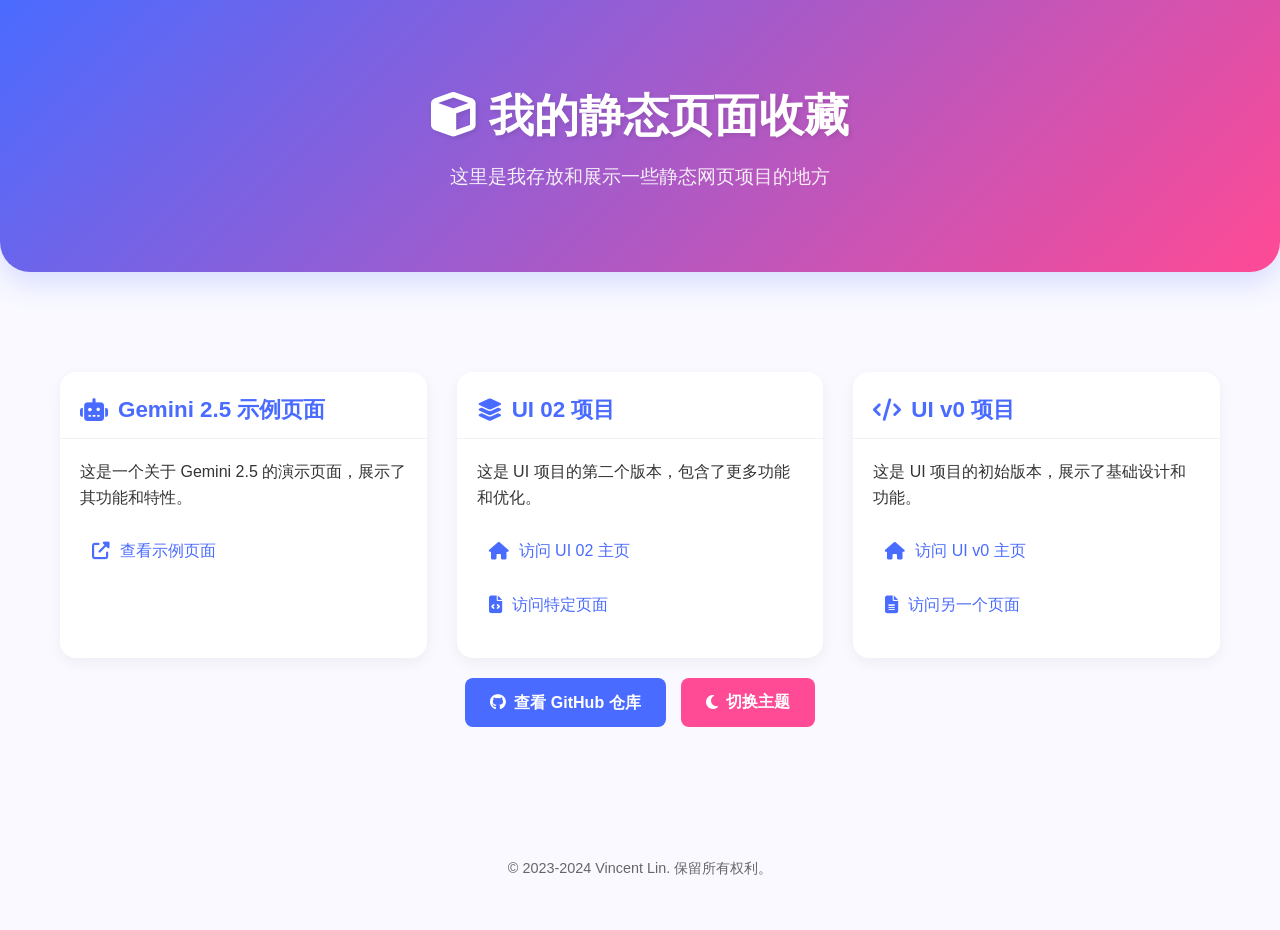
<file: index.html>
<!DOCTYPE html>
<html lang="zh-CN">
<head>
    <meta charset="UTF-8">
    <meta name="viewport" content="width=device-width, initial-scale=1.0">
    <title>静态页面收藏 | Vincent Lin</title>
    <link rel="stylesheet" href="https://cdnjs.cloudflare.com/ajax/libs/font-awesome/6.4.0/css/all.min.css">
    <style>
        :root {
            --primary-color: #4a6bff;
            --secondary-color: #ff4a95;
            --bg-color: #f9f9ff;
            --text-color: #333;
            --card-bg: #ffffff;
            --hover-color: #e9ecff;
        }

        * {
            margin: 0;
            padding: 0;
            box-sizing: border-box;
            font-family: 'Segoe UI', 'PingFang SC', 'Microsoft YaHei', sans-serif;
        }

        body {
            background-color: var(--bg-color);
            color: var(--text-color);
            line-height: 1.6;
            padding: 0;
            margin: 0;
            transition: all 0.3s ease;
        }

        .container {
            max-width: 1200px;
            margin: 0 auto;
            padding: 20px;
        }

        header {
            background: linear-gradient(135deg, var(--primary-color), var(--secondary-color));
            color: white;
            text-align: center;
            padding: 60px 20px;
            border-radius: 0 0 30px 30px;
            margin-bottom: 40px;
            box-shadow: 0 10px 30px rgba(74, 107, 255, 0.2);
        }

        h1 {
            font-size: 2.8rem;
            margin-bottom: 10px;
            text-shadow: 2px 2px 4px rgba(0, 0, 0, 0.1);
        }

        p.subtitle {
            font-size: 1.2rem;
            opacity: 0.9;
            max-width: 600px;
            margin: 0 auto;
        }

        .project-grid {
            display: grid;
            grid-template-columns: repeat(auto-fill, minmax(300px, 1fr));
            gap: 30px;
            margin-top: 40px;
        }

        .project-card {
            background: var(--card-bg);
            border-radius: 16px;
            overflow: hidden;
            transition: all 0.3s ease;
            box-shadow: 0 5px 15px rgba(0, 0, 0, 0.05);
            height: 100%;
            display: flex;
            flex-direction: column;
        }

        .project-card:hover {
            transform: translateY(-10px);
            box-shadow: 0 15px 30px rgba(74, 107, 255, 0.15);
        }

        .card-header {
            padding: 20px 20px 10px;
            border-bottom: 1px solid rgba(0, 0, 0, 0.05);
        }

        .card-header h3 {
            font-size: 1.4rem;
            color: var(--primary-color);
            display: flex;
            align-items: center;
            gap: 10px;
        }

        .card-body {
            padding: 20px;
            flex-grow: 1;
        }

        .card-body p {
            margin-bottom: 20px;
            font-size: 1rem;
        }

        .links-list {
            list-style: none;
        }

        .links-list li {
            margin-bottom: 12px;
        }

        .links-list a {
            display: flex;
            align-items: center;
            gap: 10px;
            color: var(--primary-color);
            text-decoration: none;
            padding: 8px 12px;
            border-radius: 8px;
            font-weight: 500;
            transition: all 0.2s ease;
        }

        .links-list a:hover {
            background-color: var(--hover-color);
            transform: translateX(5px);
        }

        .links-list i {
            font-size: 1.1rem;
        }

        .link-container {
            margin-top: 20px;
            display: flex;
            justify-content: center;
            gap: 15px;
        }

        .btn {
            display: inline-flex;
            align-items: center;
            gap: 8px;
            background-color: var(--primary-color);
            color: white;
            border: none;
            padding: 12px 25px;
            border-radius: 8px;
            font-weight: 600;
            text-decoration: none;
            transition: all 0.3s ease;
            font-size: 1rem;
            cursor: pointer;
        }

        .btn:hover {
            background-color: #3a5ce0;
            box-shadow: 0 5px 15px rgba(74, 107, 255, 0.3);
        }

        .btn-secondary {
            background-color: var(--secondary-color);
        }

        .btn-secondary:hover {
            background-color: #e03a7c;
            box-shadow: 0 5px 15px rgba(255, 74, 149, 0.3);
        }

        footer {
            text-align: center;
            padding: 30px;
            margin-top: 60px;
            color: #666;
            font-size: 0.9rem;
        }

        /* 响应式设计 */
        @media (max-width: 768px) {
            .project-grid {
                grid-template-columns: 1fr;
            }
            
            header {
                padding: 40px 20px;
            }
            
            h1 {
                font-size: 2.2rem;
            }
        }

        /* 动画效果 */
        @keyframes fadeIn {
            from { opacity: 0; transform: translateY(20px); }
            to { opacity: 1; transform: translateY(0); }
        }

        .project-card {
            animation: fadeIn 0.5s ease-out forwards;
        }

        .project-card:nth-child(2) {
            animation-delay: 0.1s;
        }

        .project-card:nth-child(3) {
            animation-delay: 0.2s;
        }
    </style>
</head>
<body>
    <header>
        <div class="container">
            <h1><i class="fas fa-cube"></i> 我的静态页面收藏</h1>
            <p class="subtitle">这里是我存放和展示一些静态网页项目的地方</p>
        </div>
    </header>

    <div class="container">
        <div class="project-grid">
            <div class="project-card">
                <div class="card-header">
                    <h3><i class="fas fa-robot"></i> Gemini 2.5 示例页面</h3>
                </div>
                <div class="card-body">
                    <p>这是一个关于 Gemini 2.5 的演示页面，展示了其功能和特性。</p>
                    <ul class="links-list">
                        <li>
                            <a href="https://vincentlin168.github.io/Gemini2.5.html">
                                <i class="fas fa-external-link-alt"></i> 查看示例页面
                            </a>
                        </li>
                    </ul>
                </div>
            </div>

            <div class="project-card">
                <div class="card-header">
                    <h3><i class="fas fa-layer-group"></i> UI 02 项目</h3>
                </div>
                <div class="card-body">
                    <p>这是 UI 项目的第二个版本，包含了更多功能和优化。</p>
                    <ul class="links-list">
                        <li>
                            <a href="https://vincentlin168.github.io/UI%2002/">
                                <i class="fas fa-home"></i> 访问 UI 02 主页
                            </a>
                        </li>
                        <li>
                            <a href="https://vincentlin168.github.io/UI%2002/specific.html">
                                <i class="fas fa-file-code"></i> 访问特定页面
                            </a>
                        </li>
                    </ul>
                </div>
            </div>

            <div class="project-card">
                <div class="card-header">
                    <h3><i class="fas fa-code"></i> UI v0 项目</h3>
                </div>
                <div class="card-body">
                    <p>这是 UI 项目的初始版本，展示了基础设计和功能。</p>
                    <ul class="links-list">
                        <li>
                            <a href="https://vincentlin168.github.io/UI%20v0/">
                                <i class="fas fa-home"></i> 访问 UI v0 主页
                            </a>
                        </li>
                        <li>
                            <a href="https://vincentlin168.github.io/UI%20v0/another.html">
                                <i class="fas fa-file-alt"></i> 访问另一个页面
                            </a>
                        </li>
                    </ul>
                </div>
            </div>
        </div>

        <div class="link-container">
            <a href="https://github.com/vincentlin168/vincentlin168.github.io" class="btn" target="_blank">
                <i class="fab fa-github"></i> 查看 GitHub 仓库
            </a>
            <button id="theme-toggle" class="btn btn-secondary">
                <i class="fas fa-moon"></i> 切换主题
            </button>
        </div>
    </div>

    <footer>
        <div class="container">
            <p>&copy; 2023-2024 Vincent Lin. 保留所有权利。</p>
        </div>
    </footer>

    <script>
        document.addEventListener('DOMContentLoaded', function() {
            // 主题切换功能
            const themeToggle = document.getElementById('theme-toggle');
            const root = document.documentElement;
            let darkMode = false;

            themeToggle.addEventListener('click', function() {
                darkMode = !darkMode;
                if (darkMode) {
                    root.style.setProperty('--primary-color', '#7c8fff');
                    root.style.setProperty('--secondary-color', '#ff7cc5');
                    root.style.setProperty('--bg-color', '#1a1a2e');
                    root.style.setProperty('--text-color', '#e6e6ff');
                    root.style.setProperty('--card-bg', '#252542');
                    root.style.setProperty('--hover-color', '#343463');
                    this.innerHTML = '<i class="fas fa-sun"></i> 切换主题';
                } else {
                    root.style.setProperty('--primary-color', '#4a6bff');
                    root.style.setProperty('--secondary-color', '#ff4a95');
                    root.style.setProperty('--bg-color', '#f9f9ff');
                    root.style.setProperty('--text-color', '#333');
                    root.style.setProperty('--card-bg', '#ffffff');
                    root.style.setProperty('--hover-color', '#e9ecff');
                    this.innerHTML = '<i class="fas fa-moon"></i> 切换主题';
                }
            });

            // 添加卡片悬停效果
            const cards = document.querySelectorAll('.project-card');
            cards.forEach(card => {
                card.addEventListener('mouseenter', function() {
                    this.style.transform = 'translateY(-10px)';
                });
                card.addEventListener('mouseleave', function() {
                    this.style.transform = 'translateY(0)';
                });
            });
        });
    </script>
</body>
</html>
</file>
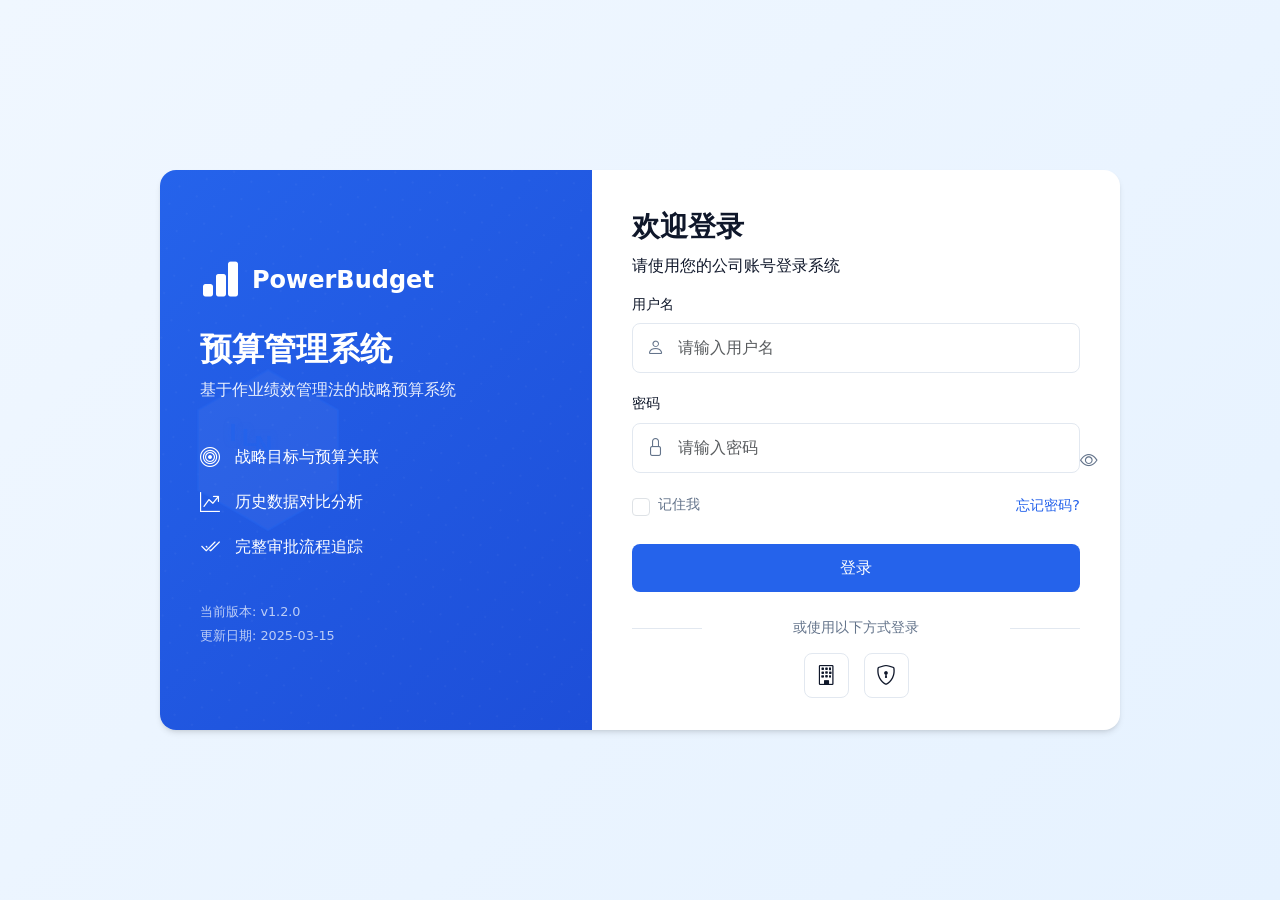
<file: UI 02/login.html>
<!DOCTYPE html>
<html lang="zh">
<head>
    <meta charset="UTF-8">
    <meta name="viewport" content="width=device-width, initial-scale=1.0">
    <title>登录 | PowerBudget 预算管理系统</title>
    <link href="https://cdn.jsdelivr.net/npm/bootstrap@5.1.3/dist/css/bootstrap.min.css" rel="stylesheet">
    <link rel="stylesheet" href="https://cdn.jsdelivr.net/npm/bootstrap-icons@1.10.0/font/bootstrap-icons.css">
    <link rel="stylesheet" href="styles/login.css">
    <style>
        /* 六边形SVG动画样式 */
        .hexagon-container {
            position: absolute;
            width: 200px;
            height: 200px;
            top: 50%;
            left: 25%;
            transform: translate(-50%, -50%);
            z-index: 1;
            opacity: 0.9;
            cursor: pointer;
        }
        
        @keyframes rotateHexagon {
            0% { transform: rotate(0deg); }
            100% { transform: rotate(360deg); }
        }
        
        @keyframes breathe {
            0% { opacity: 0.7; stroke-width: 2; }
            50% { opacity: 1; stroke-width: 3; }
            100% { opacity: 0.7; stroke-width: 2; }
        }
        
        @keyframes colorCycle {
            0% { stroke: rgba(37, 99, 235, 0.7); } /* 蓝色 */
            33% { stroke: rgba(16, 185, 129, 0.7); } /* 绿色 */
            66% { stroke: rgba(245, 158, 11, 0.7); } /* 橙色 */
            100% { stroke: rgba(37, 99, 235, 0.7); } /* 蓝色 */
        }
        
        @keyframes spin {
            0% { transform: rotate(0deg) scale(1); }
            50% { transform: rotate(180deg) scale(1.2); }
            100% { transform: rotate(360deg) scale(1); }
        }
        
        .hexagon {
            animation: 
                rotateHexagon 20s linear infinite,
                breathe 4s ease-in-out infinite,
                colorCycle 15s ease-in-out infinite;
            transform-origin: center;
            fill: rgba(255, 255, 255, 0.05);
            stroke: rgba(37, 99, 235, 0.7);
            stroke-width: 2;
        }
        
        .hexagon.clicked {
            animation: spin 1s ease-out;
        }
        
        @keyframes letterPulse {
            0% { font-size: 24px; fill: #2563eb; }
            50% { font-size: 28px; fill: #1d4ed8; }
            100% { font-size: 24px; fill: #2563eb; }
        }
        
        @keyframes letterColorChange {
            0% { fill: #2563eb; } /* 蓝色 */
            33% { fill: #059669; } /* 绿色 */
            66% { fill: #d97706; } /* 橙色 */
            100% { fill: #2563eb; } /* 蓝色 */
        }
        
        .letter {
            font-family: 'Segoe UI', Arial, sans-serif;
            font-weight: bold;
            font-size: 24px;
            fill: #2563eb;
            user-select: none;
            filter: drop-shadow(0 0 3px rgba(37, 99, 235, 0.5));
            transition: all 0.5s ease;
        }
        
        /* 每个字母有不同的脉动周期 */
        #letter-l {
            animation: 
                letterPulse 3s ease-in-out infinite,
                letterColorChange 12s ease-in-out infinite;
        }
        
        #letter-i {
            animation: 
                letterPulse 4s ease-in-out infinite,
                letterColorChange 12s ease-in-out infinite 1s;
        }
        
        #letter-n {
            animation: 
                letterPulse 5s ease-in-out infinite,
                letterColorChange 12s ease-in-out infinite 2s;
        }
        
        /* 点击时的粒子效果 */
        .particle {
            position: absolute;
            background-color: #3b82f6;
            border-radius: 50%;
            pointer-events: none;
            opacity: 0.8;
        }
    </style>
</head>
<body>
    <div class="login-container">
        <div class="login-card">
            <div class="login-left">
                <!-- 添加旋转的六边形SVG -->
                <div class="hexagon-container">
                    <svg width="100%" height="100%" viewBox="0 0 200 200">
                        <polygon id="hexagon" class="hexagon" points="100,20 170,60 170,140 100,180 30,140 30,60" />
                        <text id="letter-l" class="letter" x="80" y="100">L</text>
                        <text id="letter-i" class="letter" x="100" y="100">I</text>
                        <text id="letter-n" class="letter" x="120" y="100">N</text>
                    </svg>
                </div>
                
                <div class="login-content">
                    <div class="logo-container">
                        <i class="bi bi-bar-chart-fill logo-icon"></i>
                        <span class="logo-text">PowerBudget</span>
                    </div>
                    <h1>预算管理系统</h1>
                    <p class="login-subtitle">基于作业绩效管理法的战略预算系统</p>
                    
                    <div class="login-features">
                        <div class="feature-item">
                            <i class="bi bi-bullseye"></i>
                            <span>战略目标与预算关联</span>
                        </div>
                        <div class="feature-item">
                            <i class="bi bi-graph-up-arrow"></i>
                            <span>历史数据对比分析</span>
                        </div>
                        <div class="feature-item">
                            <i class="bi bi-check2-all"></i>
                            <span>完整审批流程追踪</span>
                        </div>
                    </div>
                    
                    <div class="system-info">
                        <p>当前版本: v1.2.0</p>
                        <p>更新日期: 2025-03-15</p>
                    </div>
                </div>
            </div>
            
            <div class="login-right">
                <div class="login-form-container">
                    <h2>欢迎登录</h2>
                    <p>请使用您的公司账号登录系统</p>
                    
                    <form id="loginForm" action="index.html" method="GET">
                        <div class="form-group">
                            <label for="username">用户名</label>
                            <div class="input-with-icon">
                                <i class="bi bi-person"></i>
                                <input type="text" id="username" name="username" class="form-control" placeholder="请输入用户名" required>
                            </div>
                        </div>
                        
                        <div class="form-group">
                            <label for="password">密码</label>
                            <div class="input-with-icon">
                                <i class="bi bi-lock"></i>
                                <input type="password" id="password" name="password" class="form-control" placeholder="请输入密码" required>
                                <button type="button" class="toggle-password" onclick="togglePassword()">
                                    <i class="bi bi-eye"></i>
                                </button>
                            </div>
                        </div>
                        
                        <div class="remember-forgot">
                            <div class="form-check">
                                <input type="checkbox" id="remember" class="form-check-input">
                                <label for="remember" class="form-check-label">记住我</label>
                            </div>
                            <a href="#" class="forgot-link">忘记密码?</a>
                        </div>
                        
                        <div class="login-options">
                            <button type="submit" class="login-btn">登录</button>
                            
                            <div class="alternative-logins">
                                <p>或使用以下方式登录</p>
                                <div class="auth-buttons">
                                    <button type="button" class="sso-btn" title="企业单点登录">
                                        <i class="bi bi-building"></i>
                                    </button>
                                    <button type="button" class="mfa-btn" title="多因素认证">
                                        <i class="bi bi-shield-lock"></i>
                                    </button>
                                </div>
                            </div>
                        </div>
                    </form>
                </div>
                
                <div class="login-footer">
                    <p>Copyright © 2025 PowerBudget 预算管理系统</p>
                    <div class="footer-links">
                        <a href="#">帮助</a>
                        <a href="#">隐私政策</a>
                        <a href="#">联系管理员</a>
                    </div>
                </div>
            </div>
        </div>
    </div>
    
    <script>
        function togglePassword() {
            const passwordInput = document.getElementById('password');
            const toggleIcon = document.querySelector('.toggle-password i');
            
            if (passwordInput.type === 'password') {
                passwordInput.type = 'text';
                toggleIcon.classList.remove('bi-eye');
                toggleIcon.classList.add('bi-eye-slash');
            } else {
                passwordInput.type = 'password';
                toggleIcon.classList.remove('bi-eye-slash');
                toggleIcon.classList.add('bi-eye');
            }
        }
        
        document.getElementById('loginForm').addEventListener('submit', function(e) {
            e.preventDefault();
            // 模拟登录验证
            const username = document.getElementById('username').value;
            const password = document.getElementById('password').value;
            
            if (username && password) {
                window.location.href = 'index.html';
            }
        });

        // 字母随机移动动画
        function animateLetters() {
            const letterL = document.getElementById('letter-l');
            const letterI = document.getElementById('letter-i');
            const letterN = document.getElementById('letter-n');
            const hexagon = document.getElementById('hexagon');
            const hexSize = 200;
            const centerX = hexSize / 2;
            const centerY = hexSize / 2;
            const radius = 50; // 移动半径
            
            function getRandomPosition(centerPos, radius) {
                const angle = Math.random() * Math.PI * 2; // 随机角度
                const distance = Math.random() * radius; // 随机距离
                return centerPos + distance * Math.cos(angle);
            }
            
            function moveLetters() {
                // 随机位置，但保持在六边形内
                const newLX = getRandomPosition(centerX - 20, radius);
                const newLY = getRandomPosition(centerY, radius);
                
                const newIX = getRandomPosition(centerX, radius);
                const newIY = getRandomPosition(centerY, radius);
                
                const newNX = getRandomPosition(centerX + 20, radius);
                const newNY = getRandomPosition(centerY, radius);
                
                // 添加过渡动画
                [letterL, letterI, letterN].forEach(letter => {
                    letter.style.transition = `x ${Math.random() + 0.5}s ease, y ${Math.random() + 0.5}s ease`;
                });
                
                // 设置新位置
                letterL.setAttribute('x', newLX);
                letterL.setAttribute('y', newLY);
                
                letterI.setAttribute('x', newIX);
                letterI.setAttribute('y', newIY);
                
                letterN.setAttribute('x', newNX);
                letterN.setAttribute('y', newNY);
                
                // 每1-3秒随机移动一次
                const randomDelay = 1000 + Math.random() * 2000;
                setTimeout(moveLetters, randomDelay);
                
                // 随机改变六边形大小的微调
                const currentPoints = hexagon.getAttribute('points').split(' ');
                const scaleFactor = 0.98 + Math.random() * 0.04; // 随机比例因子
                
                const newPoints = currentPoints.map(point => {
                    const [x, y] = point.split(',').map(Number);
                    const dx = x - centerX;
                    const dy = y - centerY;
                    // 对向外的点进行微调
                    const newX = centerX + dx * scaleFactor;
                    const newY = centerY + dy * scaleFactor;
                    return `${newX},${newY}`;
                }).join(' ');
                
                hexagon.style.transition = 'all 2s ease';
                hexagon.setAttribute('points', newPoints);
            }
            
            // 开始动画
            moveLetters();
            
            // 添加鼠标悬停效果
            const svgContainer = document.querySelector('.hexagon-container svg');
            svgContainer.addEventListener('mouseover', function() {
                hexagon.style.filter = 'drop-shadow(0 0 8px rgba(37, 99, 235, 0.8))';
                [letterL, letterI, letterN].forEach(letter => {
                    letter.style.filter = 'drop-shadow(0 0 5px rgba(37, 99, 235, 0.8))';
                });
            });
            
            svgContainer.addEventListener('mouseout', function() {
                hexagon.style.filter = 'none';
                [letterL, letterI, letterN].forEach(letter => {
                    letter.style.filter = 'drop-shadow(0 0 3px rgba(37, 99, 235, 0.5))';
                });
            });
            
            // 添加点击效果
            const hexContainer = document.querySelector('.hexagon-container');
            hexContainer.addEventListener('click', function(event) {
                // 播放快速旋转动画
                hexagon.style.animation = 'none';
                setTimeout(() => {
                    hexagon.style.animation = 'rotateHexagon 20s linear infinite, breathe 4s ease-in-out infinite, colorCycle 15s ease-in-out infinite';
                }, 10);
                
                // 让字母快速散开再回来
                const letters = [letterL, letterI, letterN];
                letters.forEach((letter, index) => {
                    const angle = (index * 120) * Math.PI / 180;
                    const jumpX = centerX + Math.cos(angle) * 70;
                    const jumpY = centerY + Math.sin(angle) * 70;
                    
                    letter.style.transition = 'all 0.5s ease-out';
                    letter.setAttribute('x', jumpX);
                    letter.setAttribute('y', jumpY);
                    
                    setTimeout(() => {
                        letter.style.transition = 'all 0.3s ease-in';
                        letter.setAttribute('x', centerX + (index - 1) * 20);
                        letter.setAttribute('y', centerY);
                    }, 500);
                });
                
                // 创建粒子效果
                createParticles(event);
            });
            
            // 粒子效果函数
            function createParticles(event) {
                const container = document.querySelector('.hexagon-container');
                const rect = container.getBoundingClientRect();
                const mouseX = event.clientX - rect.left;
                const mouseY = event.clientY - rect.top;
                
                // 创建多个粒子
                for (let i = 0; i < 15; i++) {
                    const particle = document.createElement('div');
                    particle.className = 'particle';
                    
                    // 随机大小
                    const size = Math.random() * 8 + 3;
                    particle.style.width = `${size}px`;
                    particle.style.height = `${size}px`;
                    
                    // 随机颜色
                    const colors = ['#3b82f6', '#059669', '#d97706'];
                    particle.style.backgroundColor = colors[Math.floor(Math.random() * colors.length)];
                    
                    // 初始位置
                    particle.style.left = `${mouseX}px`;
                    particle.style.top = `${mouseY}px`;
                    
                    container.appendChild(particle);
                    
                    // 随机方向和速度
                    const angle = Math.random() * Math.PI * 2;
                    const speed = Math.random() * 60 + 30;
                    const vx = Math.cos(angle) * speed;
                    const vy = Math.sin(angle) * speed;
                    
                    // 粒子动画
                    const startTime = Date.now();
                    const duration = Math.random() * 600 + 400;
                    
                    function animateParticle() {
                        const elapsed = Date.now() - startTime;
                        const progress = elapsed / duration;
                        
                        if (progress >= 1) {
                            particle.remove();
                            return;
                        }
                        
                        const x = mouseX + vx * progress;
                        const y = mouseY + vy * progress + 20 * progress * progress; // 添加重力效果
                        
                        particle.style.left = `${x}px`;
                        particle.style.top = `${y}px`;
                        particle.style.opacity = 1 - progress;
                        
                        requestAnimationFrame(animateParticle);
                    }
                    
                    requestAnimationFrame(animateParticle);
                }
            }
        }
        
        // 页面加载完成后启动动画
        document.addEventListener('DOMContentLoaded', function() {
            animateLetters();
        });
    </script>
</body>
</html>
</file>
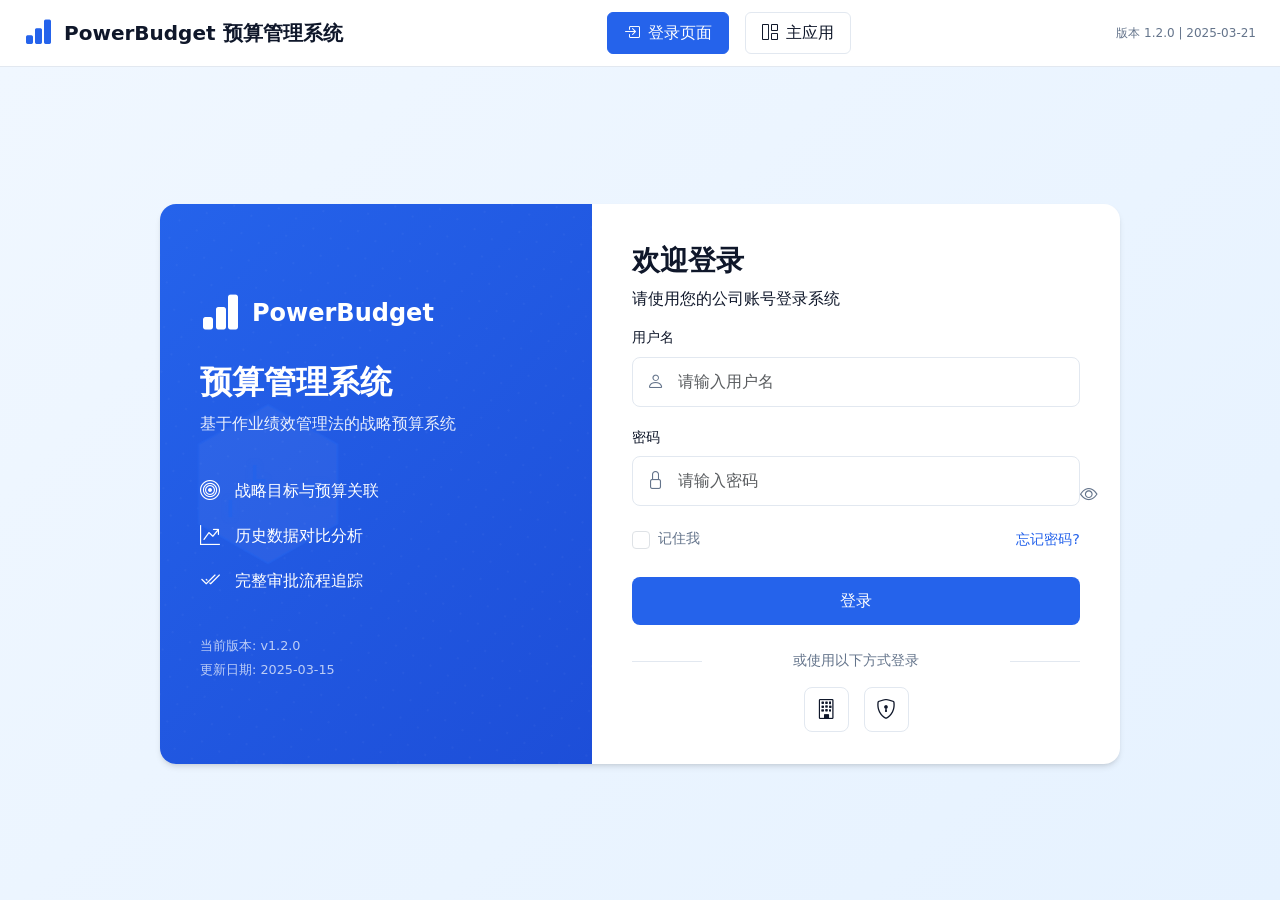
<file: UI 02/main.html>
<!DOCTYPE html>
<html lang="zh">
<head>
    <meta charset="UTF-8">
    <meta name="viewport" content="width=device-width, initial-scale=1.0">
    <title>PowerBudget 预算管理系统</title>
    <link href="https://cdn.jsdelivr.net/npm/bootstrap@5.1.3/dist/css/bootstrap.min.css" rel="stylesheet">
    <link rel="stylesheet" href="https://cdn.jsdelivr.net/npm/bootstrap-icons@1.10.0/font/bootstrap-icons.css">
    <style>
        :root {
            --power-primary: #2563eb;
            --power-primary-light: #3b82f6;
            --power-primary-dark: #1d4ed8;
            --power-background: #f8fafc;
            --power-surface: #ffffff;
            --power-text: #0f172a;
            --power-text-light: #64748b;
            --power-border: #e2e8f0;
            --power-shadow: 0 4px 6px -1px rgba(0,0,0,0.1), 0 2px 4px -2px rgba(0,0,0,0.1);
        }
        
        * {
            margin: 0;
            padding: 0;
            box-sizing: border-box;
        }
        
        body {
            font-family: 'Segoe UI', system-ui, -apple-system, sans-serif;
            background-color: var(--power-background);
            color: var(--power-text);
            overflow: hidden;
            height: 100vh;
        }
        
        .loading-overlay {
            position: fixed;
            top: 0;
            left: 0;
            width: 100%;
            height: 100%;
            background-color: var(--power-surface);
            display: flex;
            align-items: center;
            justify-content: center;
            flex-direction: column;
            z-index: 9999;
            transition: opacity 0.5s ease;
        }
        
        .loading-spinner {
            width: 60px;
            height: 60px;
            border: 5px solid rgba(37, 99, 235, 0.2);
            border-radius: 50%;
            border-top-color: var(--power-primary);
            animation: spin 1s ease-in-out infinite;
            margin-bottom: 20px;
        }
        
        @keyframes spin {
            to { transform: rotate(360deg); }
        }
        
        .loading-text {
            font-size: 1.2rem;
            color: var(--power-primary);
            font-weight: 500;
        }
        
        .app-container {
            height: 100vh;
            display: flex;
            flex-direction: column;
        }
        
        .app-header {
            background-color: var(--power-surface);
            border-bottom: 1px solid var(--power-border);
            padding: 0.75rem 1.5rem;
            display: flex;
            align-items: center;
            justify-content: space-between;
        }
        
        .logo-container {
            display: flex;
            align-items: center;
        }
        
        .logo-icon {
            font-size: 1.75rem;
            color: var(--power-primary);
            margin-right: 0.75rem;
        }
        
        .logo-text {
            font-size: 1.25rem;
            font-weight: 600;
            color: var(--power-text);
        }
        
        .version-info {
            font-size: 0.75rem;
            color: var(--power-text-light);
        }
        
        .app-content {
            flex: 1;
            position: relative;
        }
        
        iframe {
            width: 100%;
            height: 100%;
            border: none;
            position: absolute;
            top: 0;
            left: 0;
        }
        
        .nav-buttons {
            display: flex;
            gap: 1rem;
        }
        
        .nav-btn {
            padding: 0.5rem 1rem;
            border: 1px solid var(--power-border);
            background-color: var(--power-surface);
            color: var(--power-text);
            border-radius: 0.375rem;
            cursor: pointer;
            font-weight: 500;
            transition: all 0.2s ease;
            display: flex;
            align-items: center;
            gap: 0.5rem;
        }
        
        .nav-btn:hover {
            background-color: var(--power-background);
            border-color: var(--power-primary-light);
        }
        
        .nav-btn.active {
            background-color: var(--power-primary);
            color: white;
            border-color: var(--power-primary);
        }
    </style>
</head>
<body>
    <!-- Loading Overlay -->
    <div class="loading-overlay" id="loadingOverlay">
        <div class="loading-spinner"></div>
        <div class="loading-text">正在加载系统...</div>
    </div>
    
    <!-- App Container -->
    <div class="app-container">
        <header class="app-header">
            <div class="logo-container">
                <i class="bi bi-bar-chart-fill logo-icon"></i>
                <span class="logo-text">PowerBudget 预算管理系统</span>
            </div>
            
            <div class="nav-buttons">
                <button class="nav-btn" id="loginBtn" onclick="navigateTo('login')">
                    <i class="bi bi-box-arrow-in-right"></i>
                    <span>登录页面</span>
                </button>
                <button class="nav-btn" id="appBtn" onclick="navigateTo('app')">
                    <i class="bi bi-grid-1x2"></i>
                    <span>主应用</span>
                </button>
            </div>
            
            <div class="version-info">
                版本 1.2.0 | 2025-03-21
            </div>
        </header>
        
        <div class="app-content">
            <iframe id="contentFrame" src="login.html" title="应用内容"></iframe>
        </div>
    </div>
    
    <script>
        // 页面加载完成后隐藏加载动画
        window.addEventListener('load', function() {
            setTimeout(function() {
                const loadingOverlay = document.getElementById('loadingOverlay');
                loadingOverlay.style.opacity = '0';
                setTimeout(function() {
                    loadingOverlay.style.display = 'none';
                }, 500);
            }, 1000);
        });
        
        // 导航功能
        function navigateTo(page) {
            const frame = document.getElementById('contentFrame');
            const loginBtn = document.getElementById('loginBtn');
            const appBtn = document.getElementById('appBtn');
            
            // 移除active类
            loginBtn.classList.remove('active');
            appBtn.classList.remove('active');
            
            // 根据选择的页面导航并激活按钮
            if (page === 'login') {
                frame.src = 'login.html';
                loginBtn.classList.add('active');
            } else if (page === 'app') {
                frame.src = 'index.html';
                appBtn.classList.add('active');
            }
            
            // 显示加载动画
            const loadingOverlay = document.getElementById('loadingOverlay');
            loadingOverlay.style.display = 'flex';
            loadingOverlay.style.opacity = '1';
            
            // 页面加载完成后隐藏加载动画
            frame.onload = function() {
                setTimeout(function() {
                    loadingOverlay.style.opacity = '0';
                    setTimeout(function() {
                        loadingOverlay.style.display = 'none';
                    }, 500);
                }, 500);
            };
        }
        
        // 默认激活登录按钮
        document.getElementById('loginBtn').classList.add('active');
    </script>
</body>
</html>
</file>
<file: UI 02/styles/login.css>
/* Power Apps Theme Colors - 与主应用保持一致 */
:root {
    --power-primary: #2563eb;
    --power-primary-light: #3b82f6;
    --power-primary-dark: #1d4ed8;
    --power-secondary: #059669;
    --power-secondary-light: #10b981;
    --power-background: #f8fafc;
    --power-surface: #ffffff;
    --power-text: #0f172a;
    --power-text-light: #64748b;
    --power-border: #e2e8f0;
    --power-success: #10b981;
    --power-warning: #f59e0b;
    --power-danger: #ef4444;
    --power-shadow: 0 4px 6px -1px rgba(0,0,0,0.1), 0 2px 4px -2px rgba(0,0,0,0.1);
    --power-transition: all 0.2s ease;
}

/* Global Styles */
* {
    margin: 0;
    padding: 0;
    box-sizing: border-box;
}

body {
    font-family: 'Segoe UI', system-ui, -apple-system, sans-serif;
    background-color: var(--power-background);
    color: var(--power-text);
    line-height: 1.5;
    height: 100vh;
    display: flex;
    align-items: center;
    justify-content: center;
    background-image: linear-gradient(135deg, #f0f7ff 0%, #e6f2ff 100%);
    overflow: hidden;
}

/* Login Container */
.login-container {
    width: 100%;
    max-width: 1000px;
    height: 600px;
    padding: 20px;
}

.login-card {
    width: 100%;
    height: 100%;
    background-color: var(--power-surface);
    border-radius: 16px;
    box-shadow: var(--power-shadow);
    overflow: hidden;
    display: flex;
}

/* Login Left Side */
.login-left {
    width: 45%;
    background: linear-gradient(135deg, var(--power-primary) 0%, var(--power-primary-dark) 100%);
    color: white;
    padding: 40px;
    display: flex;
    flex-direction: column;
    justify-content: center;
    position: relative;
    overflow: hidden;
}

.login-left::before {
    content: '';
    position: absolute;
    top: -50%;
    left: -50%;
    width: 200%;
    height: 200%;
    background-image: radial-gradient(circle, rgba(255,255,255,0.1) 1px, transparent 1px);
    background-size: 20px 20px;
    opacity: 0.3;
    transform: rotate(30deg);
}

.login-content {
    position: relative;
    z-index: 1;
}

.logo-container {
    display: flex;
    align-items: center;
    margin-bottom: 20px;
}

.logo-icon {
    font-size: 2.5rem;
    margin-right: 12px;
}

.logo-text {
    font-size: 1.5rem;
    font-weight: 600;
}

.login-left h1 {
    font-size: 2rem;
    font-weight: 600;
    margin-bottom: 10px;
}

.login-subtitle {
    font-size: 1rem;
    opacity: 0.9;
    margin-bottom: 40px;
}

.login-features {
    margin-bottom: 40px;
}

.feature-item {
    display: flex;
    align-items: center;
    margin-bottom: 15px;
}

.feature-item i {
    font-size: 1.25rem;
    margin-right: 15px;
}

.system-info {
    font-size: 0.8rem;
    opacity: 0.7;
    margin-top: auto;
}

.system-info p {
    margin-bottom: 5px;
}

/* Login Right Side */
.login-right {
    width: 55%;
    padding: 40px;
    display: flex;
    flex-direction: column;
}

.login-form-container {
    flex: 1;
    display: flex;
    flex-direction: column;
    justify-content: center;
}

.login-right h2 {
    font-size: 1.75rem;
    font-weight: 600;
    margin-bottom: 10px;
    color: var(--power-text);
}

.login-right > p {
    color: var(--power-text-light);
    margin-bottom: 30px;
}

.form-group {
    margin-bottom: 20px;
}

.form-group label {
    display: block;
    font-size: 0.9rem;
    font-weight: 500;
    margin-bottom: 8px;
    color: var(--power-text);
}

.input-with-icon {
    position: relative;
    display: flex;
    align-items: center;
}

.input-with-icon i {
    position: absolute;
    left: 15px;
    color: var(--power-text-light);
    font-size: 1.1rem;
}

.input-with-icon input {
    width: 100%;
    padding: 12px 40px 12px 45px;
    border: 1px solid var(--power-border);
    border-radius: 8px;
    font-size: 1rem;
    transition: var(--power-transition);
}

.input-with-icon input:focus {
    outline: none;
    border-color: var(--power-primary);
    box-shadow: 0 0 0 3px rgba(37, 99, 235, 0.1);
}

.toggle-password {
    position: absolute;
    right: 15px;
    background: none;
    border: none;
    color: var(--power-text-light);
    cursor: pointer;
    font-size: 1rem;
}

.remember-forgot {
    display: flex;
    justify-content: space-between;
    align-items: center;
    margin-bottom: 25px;
}

.form-check {
    display: flex;
    align-items: center;
}

.form-check-input {
    margin-right: 8px;
    width: 18px;
    height: 18px;
    accent-color: var(--power-primary);
}

.form-check-label {
    font-size: 0.9rem;
    color: var(--power-text-light);
}

.forgot-link {
    font-size: 0.9rem;
    color: var(--power-primary);
    text-decoration: none;
}

.forgot-link:hover {
    text-decoration: underline;
}

.login-options {
    display: flex;
    flex-direction: column;
}

.login-btn {
    padding: 12px;
    background-color: var(--power-primary);
    color: white;
    border: none;
    border-radius: 8px;
    font-size: 1rem;
    font-weight: 500;
    cursor: pointer;
    transition: var(--power-transition);
}

.login-btn:hover {
    background-color: var(--power-primary-dark);
}

.alternative-logins {
    margin-top: 25px;
    text-align: center;
}

.alternative-logins p {
    font-size: 0.9rem;
    color: var(--power-text-light);
    margin-bottom: 15px;
    position: relative;
}

.alternative-logins p::before,
.alternative-logins p::after {
    content: '';
    position: absolute;
    top: 50%;
    width: 70px;
    height: 1px;
    background-color: var(--power-border);
}

.alternative-logins p::before {
    left: 0;
}

.alternative-logins p::after {
    right: 0;
}

.auth-buttons {
    display: flex;
    justify-content: center;
    gap: 15px;
}

.sso-btn,
.mfa-btn {
    width: 45px;
    height: 45px;
    border-radius: 8px;
    border: 1px solid var(--power-border);
    background-color: var(--power-surface);
    display: flex;
    align-items: center;
    justify-content: center;
    font-size: 1.25rem;
    color: var(--power-text);
    cursor: pointer;
    transition: var(--power-transition);
}

.sso-btn:hover,
.mfa-btn:hover {
    background-color: var(--power-background);
    border-color: var(--power-primary-light);
}

.login-footer {
    display: flex;
    flex-direction: column;
    align-items: center;
    margin-top: 40px;
}

.login-footer p {
    font-size: 0.8rem;
    color: var(--power-text-light);
    margin-bottom: 10px;
}

.footer-links {
    display: flex;
    gap: 20px;
}

.footer-links a {
    font-size: 0.8rem;
    color: var(--power-text-light);
    text-decoration: none;
}

.footer-links a:hover {
    color: var(--power-primary);
}

/* Responsive Styles */
@media (max-width: 900px) {
    .login-card {
        flex-direction: column;
        height: auto;
    }
    
    .login-left,
    .login-right {
        width: 100%;
        padding: 30px;
    }
    
    .login-left {
        padding-bottom: 50px;
    }
    
    .login-container {
        height: auto;
    }
}

@media (max-width: 500px) {
    .login-left,
    .login-right {
        padding: 20px;
    }
    
    .alternative-logins p::before,
    .alternative-logins p::after {
        width: 30px;
    }
}
</file>
